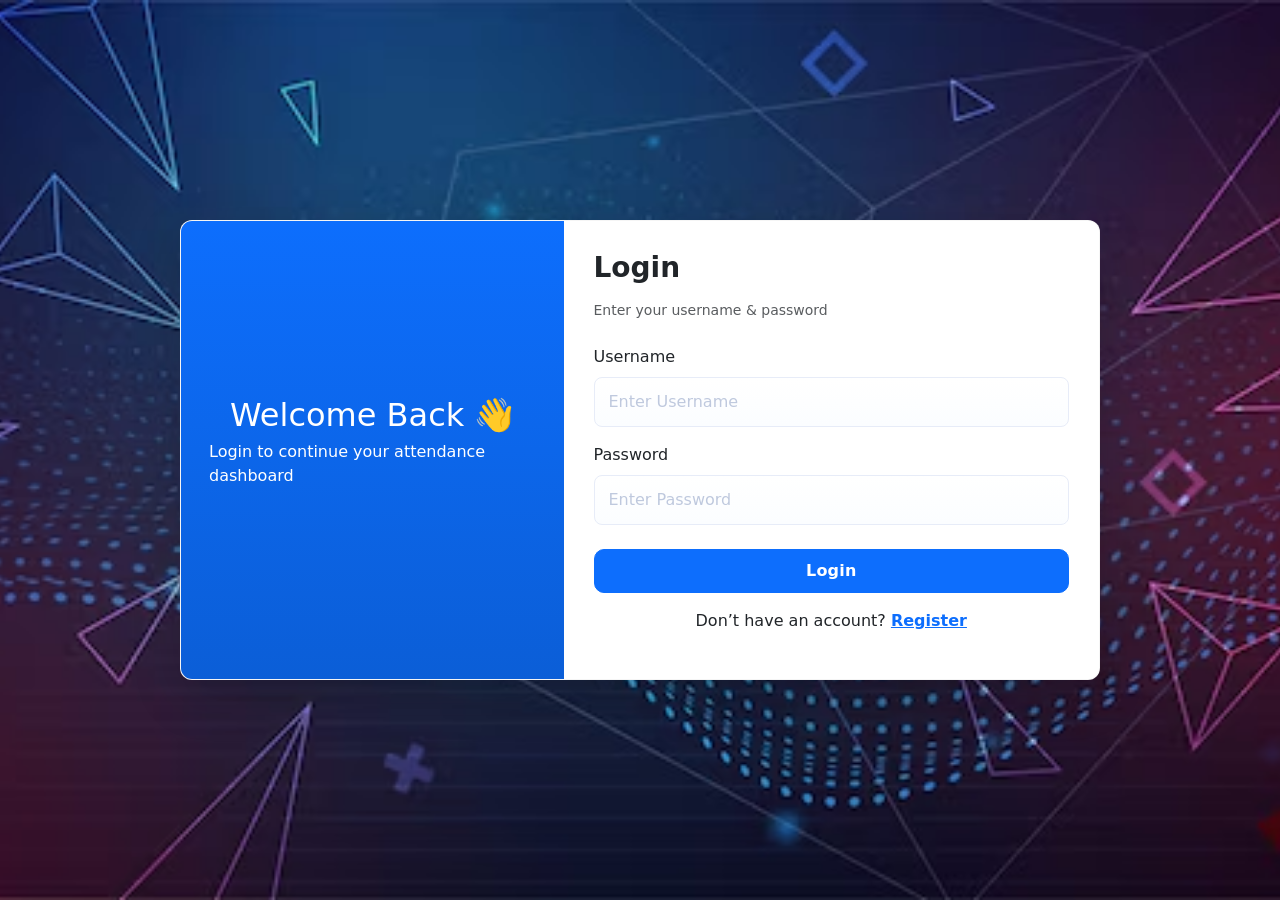
<file: Studentattendance/login.html>
<!doctype html>
<html lang="en">
<head>
  <meta charset="utf-8" />
  <meta name="viewport" content="width=device-width, initial-scale=1" />
  <title>Login - Student Attendance System</title>

  <!-- Bootstrap (optional) -->
  <link href="https://cdn.jsdelivr.net/npm/bootstrap@5.3.2/dist/css/bootstrap.min.css" rel="stylesheet">

  <!-- Your login page CSS (use the login.css you already have) -->
  <link rel="stylesheet" href="login.css">
</head>
<body>

  <div class="vh-100 bg-light d-flex justify-content-center align-items-center">

    <div id="login-card" class="row g-0 shadow-lg">

      <!-- LEFT: visual panel -->
      <div class="col-md-5 login-left">
          <h2>Welcome Back 👋</h2>
          <p>Login to continue your attendance dashboard</p>
      </div>

      <!-- RIGHT: form (glass effect applied via login.css .login-right) -->
      <div class="col-md-7 login-right">

        <h3 class="fw-bold mb-3">Login</h3>
        <p class="text-muted small mb-4">Enter your username & password</p>

        <form id="login-form" novalidate>

          <div class="mb-3">
            <label class="form-label">Username</label>
            <input type="text" id="username" class="form-control" placeholder="Enter Username" required>
          </div>

          <div class="mb-3">
            <label class="form-label">Password</label>
            <input type="password" id="password" class="form-control" placeholder="Enter Password" required>
          </div>

          <button type="submit" id="login-btn" class="btn btn-primary w-100 mt-2">
              Login
          </button>

          <p class="text-center mt-3">
              Don’t have an account?
              <a href="register.html" class="fw-bold text-primary">Register</a>
          </p>

        </form>
      </div>

    </div>
  </div>

  <!-- login script (your updated login.js) -->
  <script src="login.js"></script>
</body>
</html>
</file>
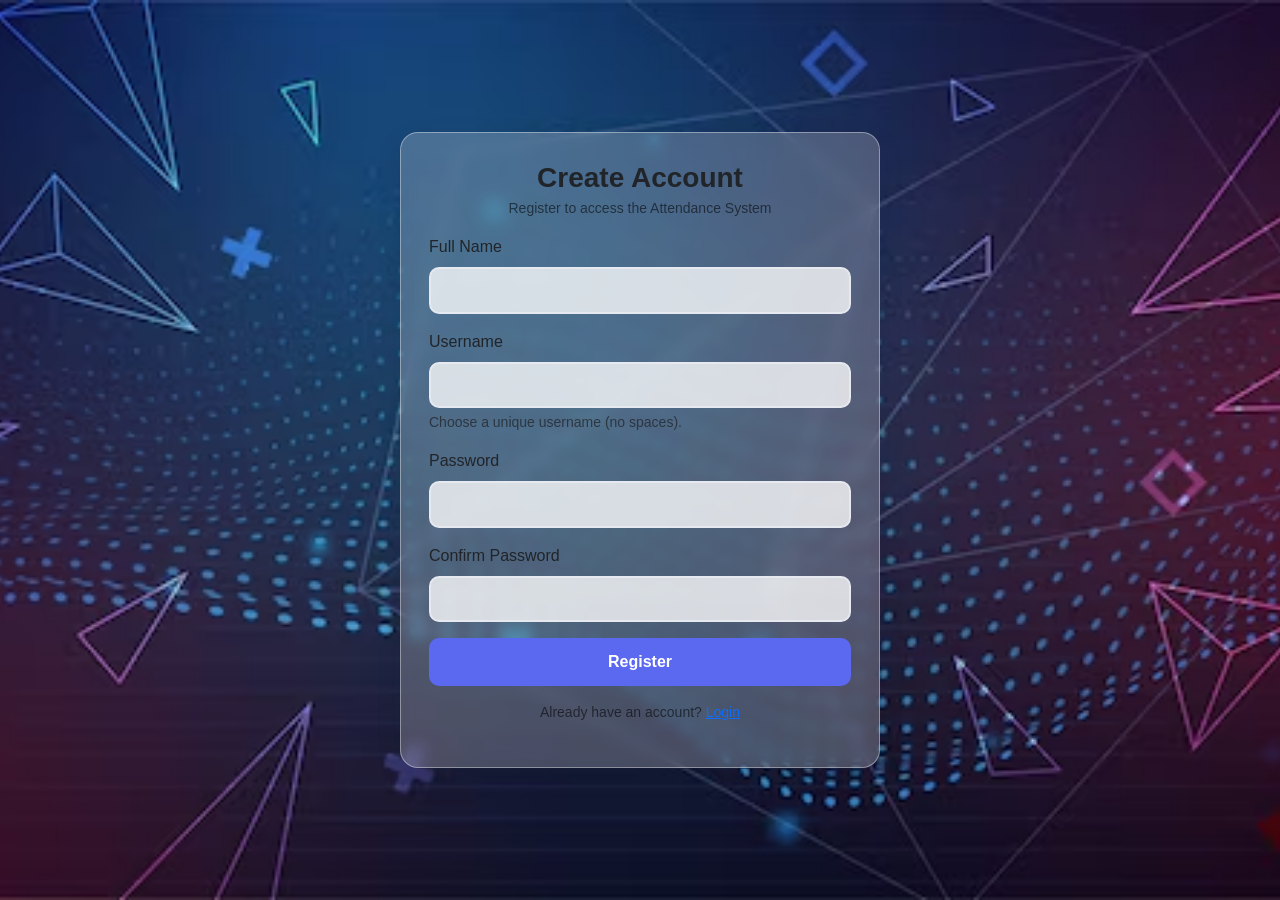
<file: Studentattendance/register.html>
<!DOCTYPE html>
<html lang="en">
<head>
<meta charset="UTF-8" />
<meta name="viewport" content="width=device-width, initial-scale=1.0"/>
<title>Register - Student Attendance System</title>

<!-- Bootstrap (optional) -->
<link href="https://cdn.jsdelivr.net/npm/bootstrap@5.3.2/dist/css/bootstrap.min.css" rel="stylesheet">

<!-- Optional local small style to match glass look if you don't use global CSS -->
<style>
  body{
    font-family: "Poppins", sans-serif;
    background: url("bgimage.jpg") center/cover fixed no-repeat;
    margin: 0;
    min-height: 100vh;
    display:flex;
    align-items:center;
    justify-content:center;
    padding:20px;
  }

  .card{
    width:100%;
    max-width:480px;
    border-radius:18px;
    background: rgba(255,255,255,0.22);
    backdrop-filter: blur(8px);
    -webkit-backdrop-filter: blur(8px);
    border:1px solid rgba(255,255,255,0.38);
    box-shadow: 0 8px 24px rgba(15,23,42,0.12);
    padding:28px;
  }

  .form-control{
    background: rgba(255,255,255,0.78) !important;
    border: 2px solid #e6e9ef !important;
    border-radius:10px !important;
    padding:10px !important;
    font-size:15px;
  }

  .form-control:focus{
    border-color:#5b68f0 !important;
    box-shadow:0 8px 18px rgba(91,104,240,0.18) !important;
    transform: translateY(-2px);
  }

  #registerBtn{
    background:#5b68f0;
    border:none;
    color:white;
    padding:12px;
    border-radius:10px;
    font-weight:600;
    width:100%;
  }
  #registerBtn:hover{ background:#4f5ad8; transform: translateY(-3px); }

  .small-muted{ color: rgba(0,0,0,0.55); font-size:14px; }
</style>
</head>
<body>

  <div class="card">
    <h3 class="mb-1 fw-bold text-center">Create Account</h3>
    <p class="small-muted text-center mb-3">Register to access the Attendance System</p>

    <form id="registerForm" novalidate>
      <div class="mb-3">
        <label class="form-label">Full Name</label>
        <input type="text" id="fullname" class="form-control" required>
      </div>

      <div class="mb-3">
        <label class="form-label">Username</label>
        <input type="text" id="username" class="form-control" required>
        <div class="form-text">Choose a unique username (no spaces).</div>
      </div>

      <div class="mb-3">
        <label class="form-label">Password</label>
        <input type="password" id="password" class="form-control" minlength="6" required>
      </div>

      <div class="mb-3">
        <label class="form-label">Confirm Password</label>
        <input type="password" id="confirmPassword" class="form-control" required>
      </div>

      <button type="submit" id="registerBtn">Register</button>

      <p class="text-center mt-3 small-muted">
        Already have an account?
        <a href="login.html">Login</a>
      </p>
    </form>
  </div>

<script>
/*
 Registration logic:
 - Saves user object to localStorage under "attendance_user_<username>"
 - username must be unique
 - stores fullname, username, password (plain text in localStorage — acceptable for demo)
*/

document.getElementById("registerForm").addEventListener("submit", function(e){
  e.preventDefault();

  const fullname = document.getElementById("fullname").value.trim();
  const username = document.getElementById("username").value.trim();
  const password = document.getElementById("password").value;
  const confirmPassword = document.getElementById("confirmPassword").value;

  if(!fullname || !username || !password || !confirmPassword){
    alert("Please fill all fields.");
    return;
  }

  if(/\s/.test(username)){
    alert("Username cannot contain spaces.");
    return;
  }

  if(password !== confirmPassword){
    alert("Passwords do not match.");
    return;
  }

  // Check if username exists
  if(localStorage.getItem("attendance_user_" + username)){
    alert("Username already exists. Choose another.");
    return;
  }

  // Save user
  const user = { fullname, username, password };
  localStorage.setItem("attendance_user_" + username, JSON.stringify(user));

  alert("Registration successful. You will be redirected to login.");
  window.location.href = "login.html";
});
</script>

</body>
</html>
</file>
<file: Studentattendance/login.css>
/* ===== login.css - Complete updated for pure full-screen bg image ===== */

/* ---------------- Variables ---------------- */
:root{
  --accent: #0d6efd;
  --accent-2: #0b5ed7;
  --muted: #6c757d;
  --danger: #dc3545;
  --card-bg: #ffffff;          /* card background (solid) */
  --card-radius: 12px;
}

/* ---------------- Reset / Base ---------------- */
*{box-sizing:border-box}
html, body { height: 100%; margin: 0; padding: 0; }
body { font-family: Inter, system-ui, "Segoe UI", Roboto, Arial, sans-serif; }

/* ---------------- Full-screen background image ---------------- */
/* Put bgimage.jpg in the same folder as this HTML/CSS file.
   If it's in assets/images/bgimage.jpg use url("assets/images/bgimage.jpg") instead. */
body {
  background: url("bgimage.jpg") no-repeat center center fixed;
  background-size: cover;
  min-height: 100%;
  position: relative;
  overflow-x: hidden;
}

/* Ensure there is no background overlay from previous CSS */
body::before { content: none !important; }

/* If your container had bg-light class, override it so image shows through */
.vh-100.bg-light { background: transparent !important; }

/* Ensure page content sits above the background */
.vh-100, #login-card, #app, .container, .card {
  position: relative;
  z-index: 1;
}

/* ---------------- Center container ---------------- */
.vh-100 {
  min-height: 100vh;
  display: flex;
  align-items: center;
  justify-content: center;
  padding: 28px;
}

/* ---------------- Login card ---------------- */
#login-card{
  width: 100%;
  max-width: 920px;
  border-radius: var(--card-radius);
  overflow: hidden;
  background: var(--card-bg); /* solid white card for readability */
  box-shadow: 0 12px 40px rgba(20,30,60,0.18);
  border: 1px solid rgba(0,0,0,0.04);
  transform-origin: center;
  opacity: 0;
  transform: translateY(18px) scale(0.995);
  animation: cardEnter 560ms cubic-bezier(.2,.9,.25,1) forwards;
}

/* card entrance */
@keyframes cardEnter {
  to { opacity:1; transform: translateY(0) scale(1); }
}

/* ---------------- Left blue panel ---------------- */
.login-left{
  background: linear-gradient(180deg, var(--accent), var(--accent-2));
  color: #fff;
  min-height: 260px;
  display: flex;
  align-items: center;
  justify-content: center;
  flex-direction: column;
  gap: 6px;
  padding: 28px;
}

/* ---------------- Right panel padding ---------------- */
#login-card .col-md-7 { padding: 30px; }

/* Headings */
h2, h4 { margin: 0; }

/* ---------------- Form inputs ---------------- */
.form-control{
  border-radius: 8px;
  border: 1px solid #e7ecf8;
  padding: 12px 14px;
  transition: box-shadow .18s ease, border-color .18s ease, transform .15s ease;
  background: linear-gradient(180deg,#fff,#fbfdff);
  color: #222;
}

/* focus effect */
.form-control:focus{
  outline: none;
  border-color: var(--accent);
  box-shadow: 0 6px 20px rgba(13,110,253,0.12);
  transform: translateY(-1px);
}

/* placeholder */
.form-control::placeholder { color: #bfc9de; }

/* invalid */
.form-control.is-invalid{
  border-color: var(--danger);
  box-shadow: 0 8px 24px rgba(220,53,69,0.08);
}

/* small muted */
.text-muted.small { color: var(--muted); }

/* ---------------- Buttons ---------------- */
.btn-primary{
  --btn-h: 44px;
  height: var(--btn-h);
  border-radius: 10px;
  font-weight: 600;
  letter-spacing: .2px;
  transition: transform .12s ease, box-shadow .12s ease, background .12s ease;
  display: inline-flex;
  align-items: center;
  justify-content: center;
  gap: 8px;
}

.btn-primary:hover{
  transform: translateY(-2px);
  box-shadow: 0 10px 30px rgba(13,110,253,0.12);
}

/* loading state */
.btn-primary.loading{
  pointer-events: none;
  opacity: 0.95;
}

/* spinner inside btn */
.btn-primary .spinner{
  width: 18px; height: 18px;
  border-radius: 50%;
  border: 2px solid rgba(255,255,255,0.2);
  border-top-color: #fff;
  animation: spin .8s linear infinite;
  display: inline-block;
}
@keyframes spin { to { transform: rotate(360deg); } }

/* ---------------- Card error / success animations ---------------- */
/* shake on error */
@keyframes shake {
  10%, 90% { transform: translateX(-1px); }
  20%, 80% { transform: translateX(2px); }
  30%, 50%, 70% { transform: translateX(-4px); }
  40%, 60% { transform: translateX(4px); }
}
#login-card.shake {
  animation: shake 480ms cubic-bezier(.36,.07,.19,.97);
  box-shadow: 0 10px 36px rgba(220,53,69,0.08);
  border: 1px solid rgba(220,53,69,0.08);
}

/* success slide-out */
#login-card.success {
  animation: cardExit 520ms cubic-bezier(.18,.9,.28,1) forwards;
}
@keyframes cardExit {
  to { transform: translateX(120%) rotateY(-6deg) scale(.98); opacity: 0; }
}

/* ---------------- Responsive ---------------- */
@media (max-width: 767px){
  .login-left { display: none; }
  #login-card .col-md-7 { padding: 18px; }
  .mw-900 { padding: 0 12px; }
}

/* ---------------- App area ---------------- */
#app { transition: opacity .3s ease; }

/* ---------------- Small helpers ---------------- */
.mb-2 { margin-bottom: .5rem; }
.mt-3 { margin-top: 1rem; }
.d-grid { display: grid; }
</file>
